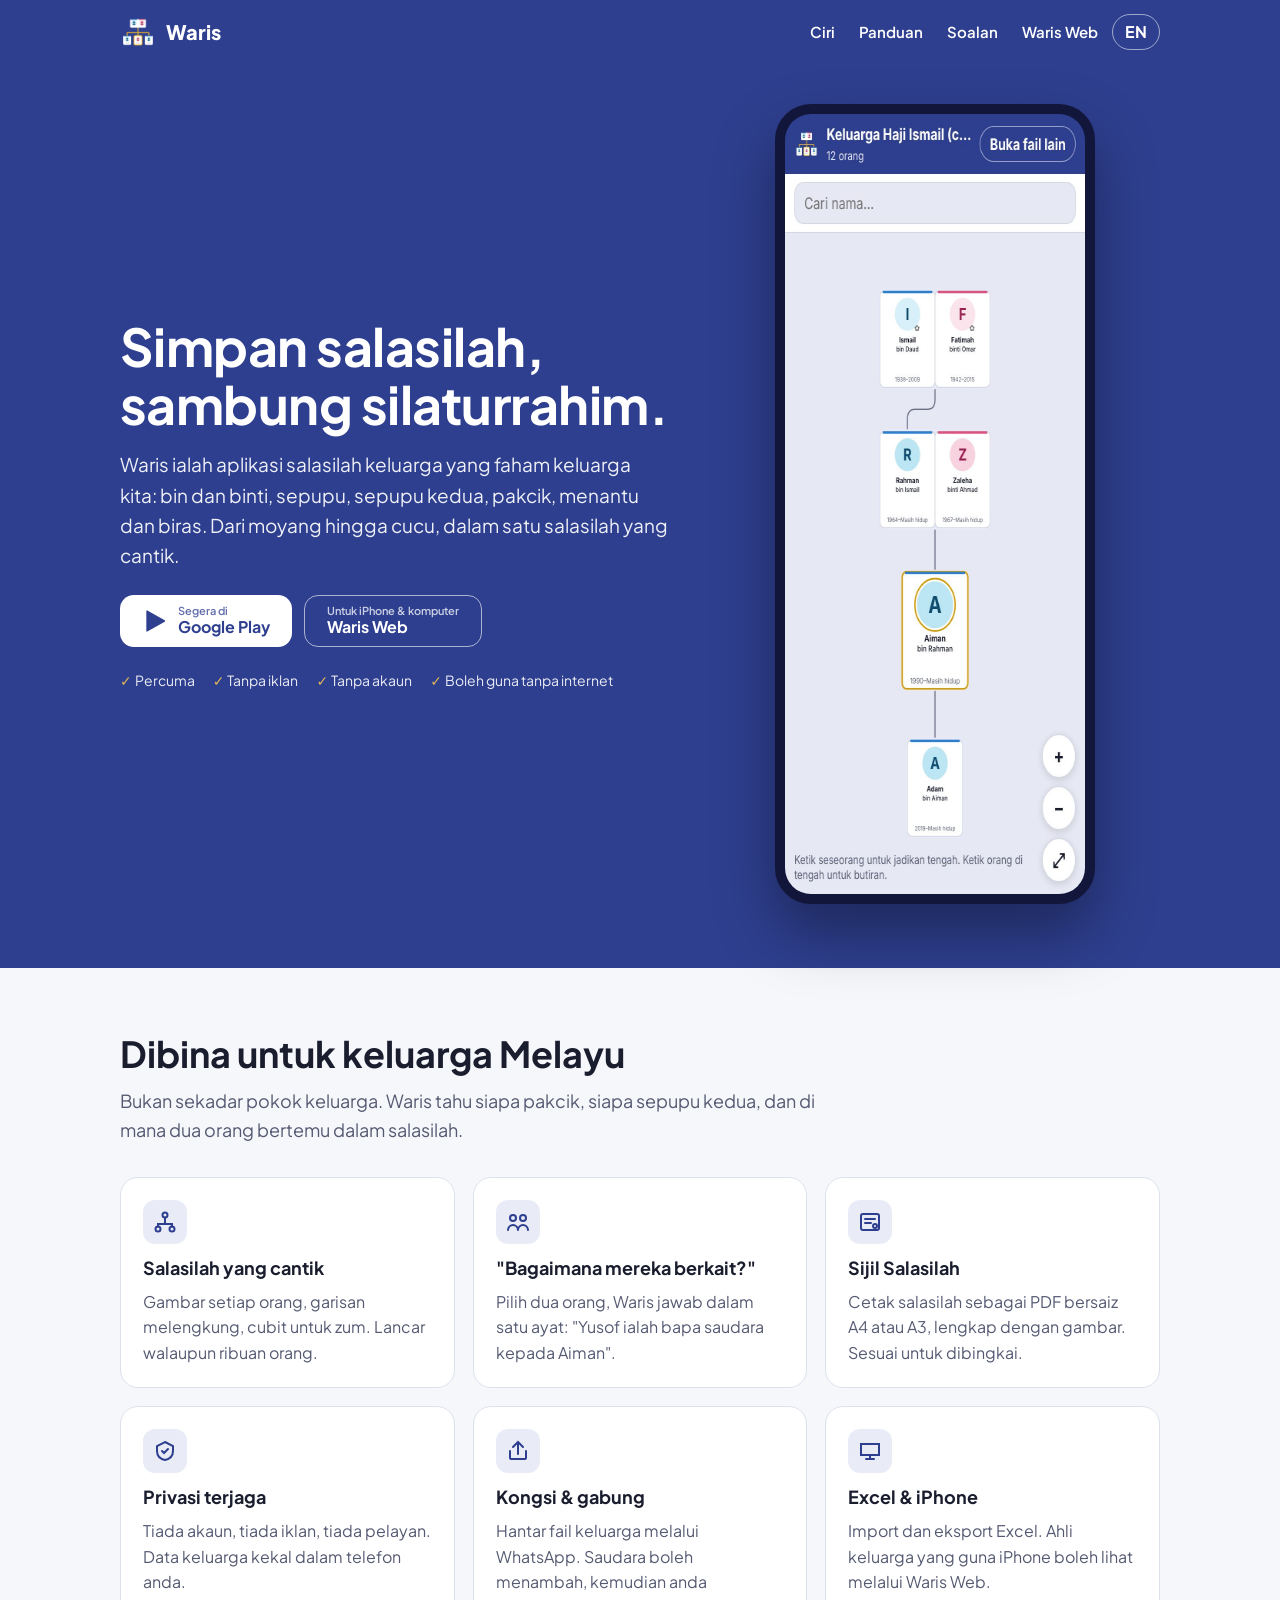
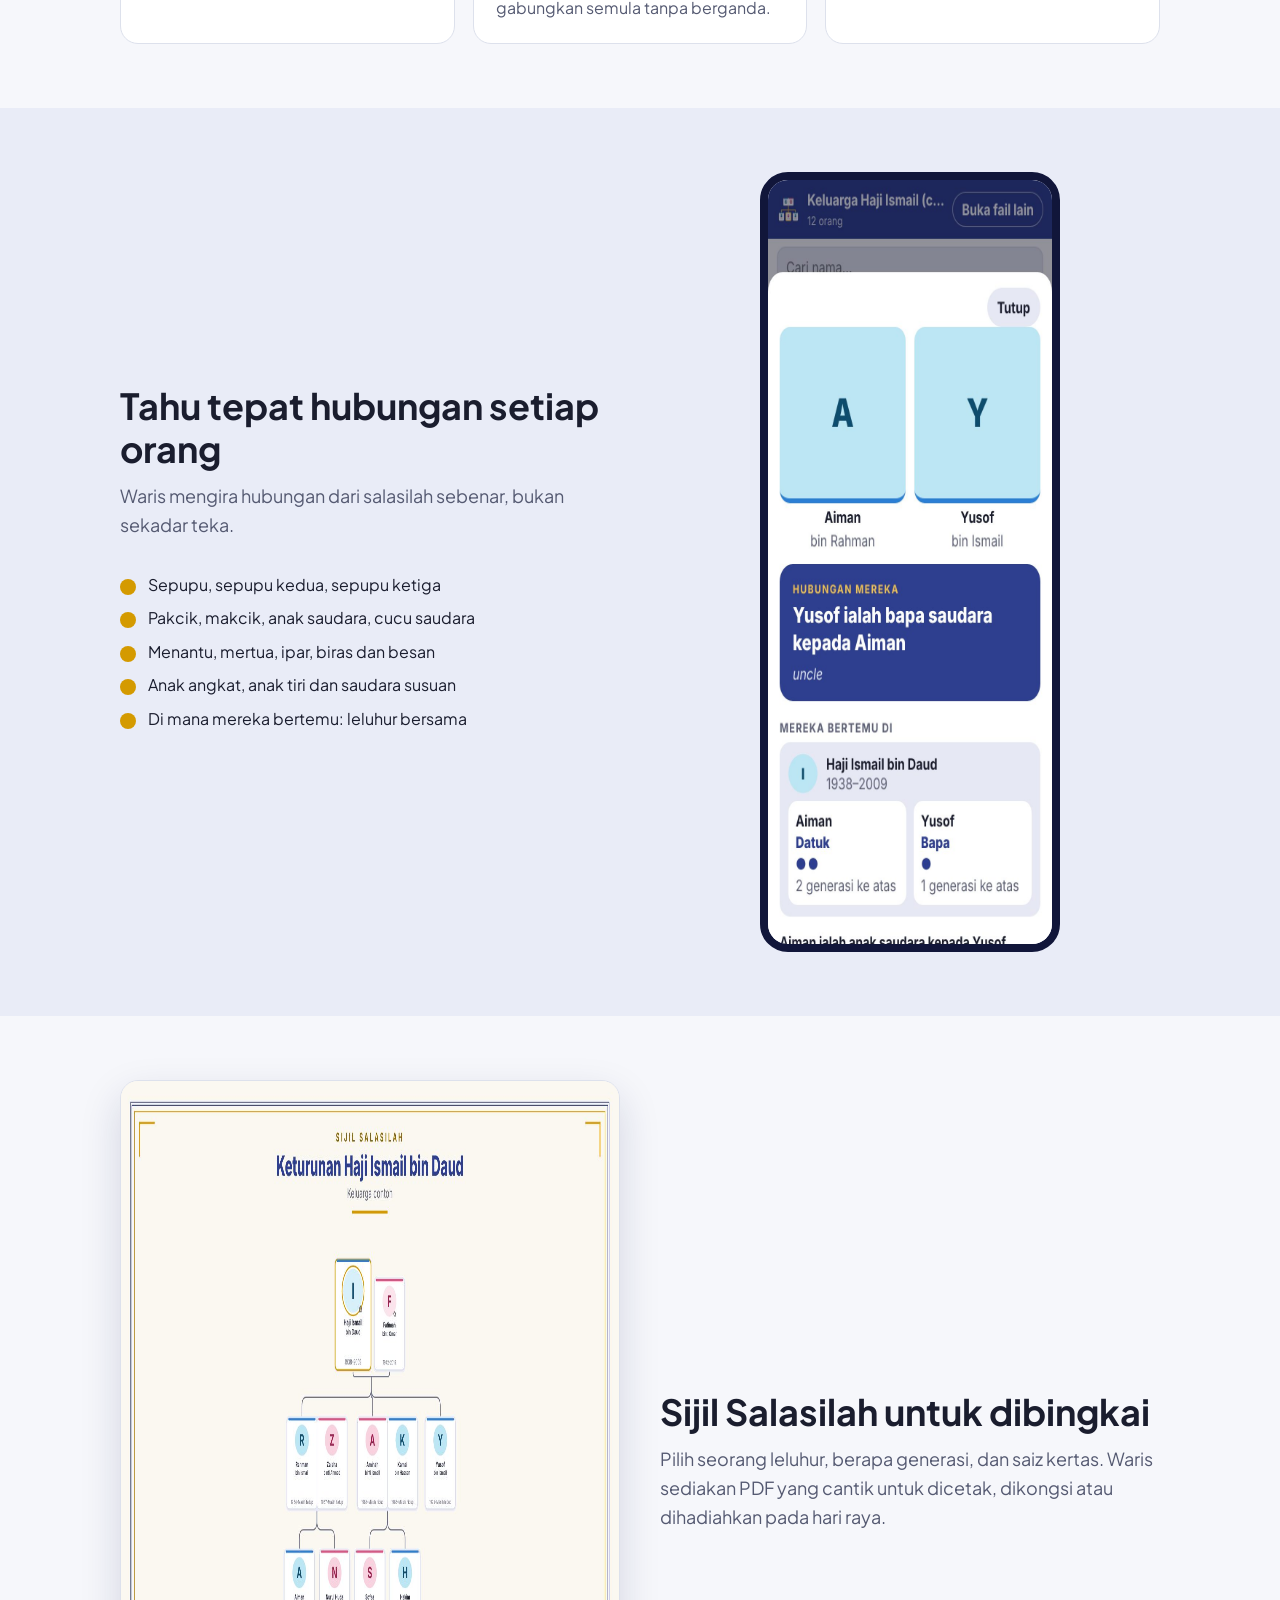
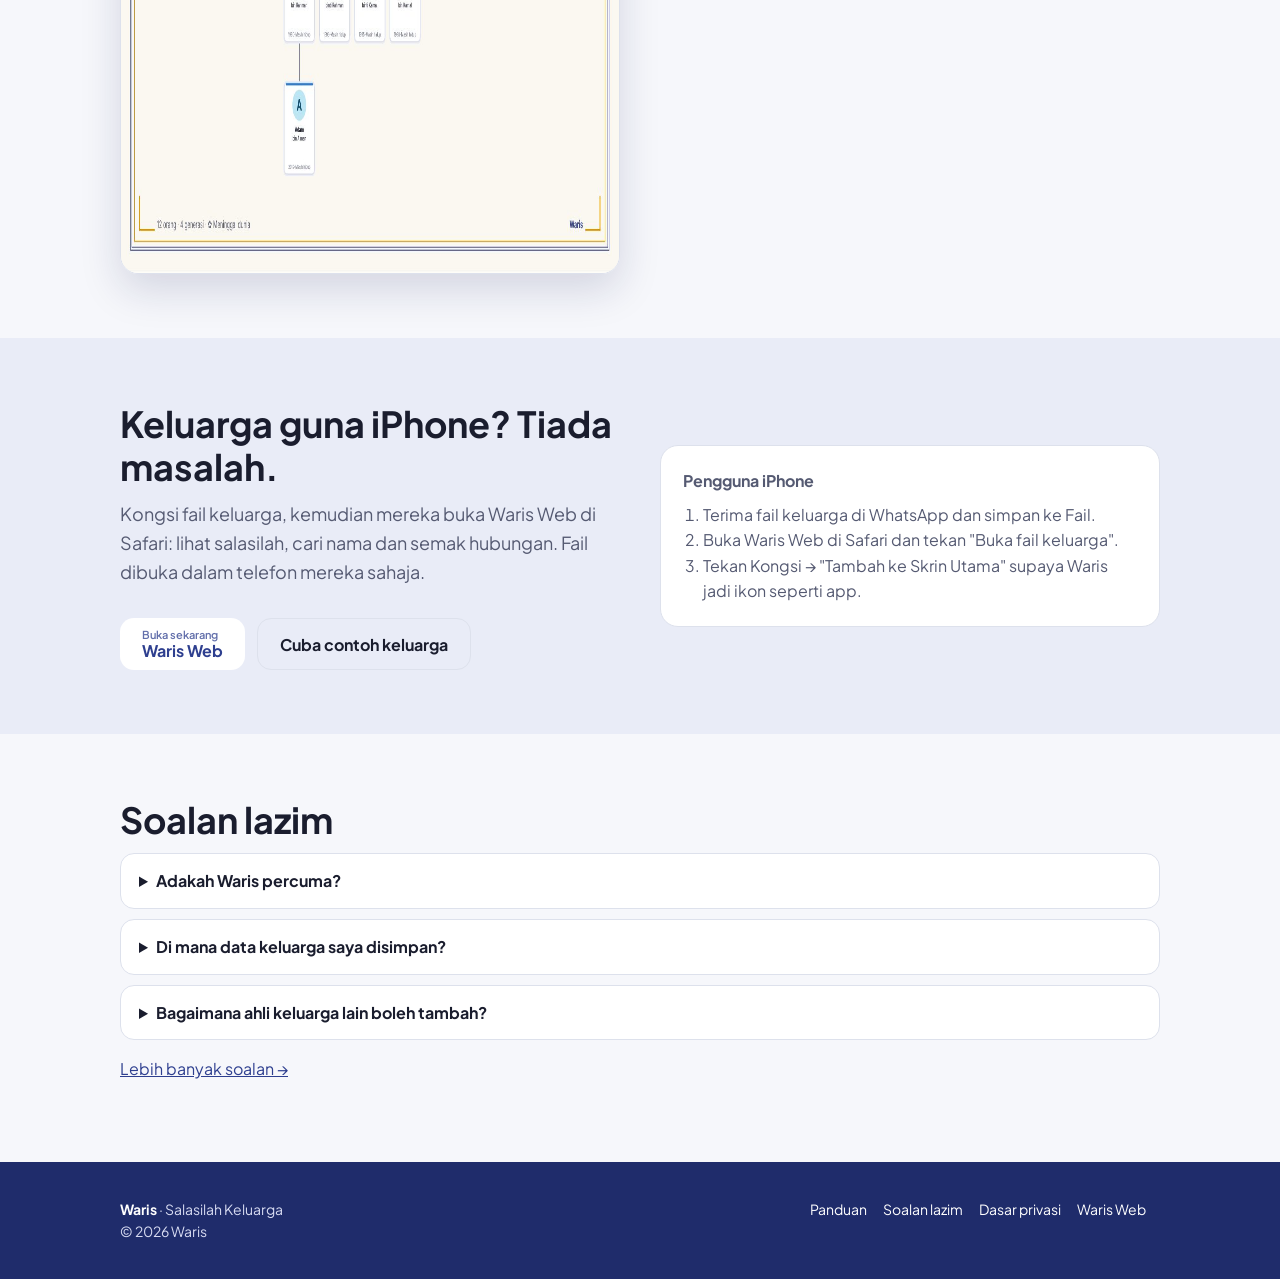
<file: index.html>
<!doctype html>
<html lang="ms" class="l-ms">
<head>
<meta charset="utf-8">
<meta name="viewport" content="width=device-width, initial-scale=1">
<title>Waris – Salasilah Keluarga</title>
<meta name="description" content="Waris: aplikasi salasilah keluarga yang faham bin, binti, sepupu dan dua pupu. Percuma, tanpa iklan, tanpa akaun. Data keluarga kekal dalam telefon anda.">
<meta property="og:title" content="Waris – Salasilah Keluarga">
<meta property="og:description" content="Simpan salasilah, sambung silaturrahim. Percuma, tanpa iklan, data kekal dalam telefon anda.">
<meta property="og:image" content="assets/feature.png">
<meta name="theme-color" content="#2E3F8F">
<link rel="icon" href="assets/favicon.png">
<link rel="apple-touch-icon" href="assets/icon-180.png">
<link rel="preconnect" href="https://fonts.googleapis.com">
<link href="https://fonts.googleapis.com/css2?family=Plus+Jakarta+Sans:wght@400;600;700;800&display=swap" rel="stylesheet">
<link rel="stylesheet" href="assets/site.css">
<script src="assets/lang.js"></script>
</head>
<body>
<header class="site">
  <div class="wrap">
    <a class="brand" href="./"><img src="assets/icon-180.png" alt="">Waris</a>
    <nav>
      <a class="hide-sm" href="#ciri"><span class="ms">Ciri</span><span class="en">Features</span></a>
      <a class="hide-sm" href="panduan.html"><span class="ms">Panduan</span><span class="en">Guide</span></a>
      <a href="soalan-lazim.html"><span class="ms">Soalan</span><span class="en">FAQ</span></a>
      <a href="web/">Waris Web</a>
      <button class="langbtn" type="button" aria-label="Bahasa / Language">EN</button>
    </nav>
  </div>
</header>

<div class="hero">
  <div class="wrap">
    <div>
      <h1><span class="ms">Simpan salasilah, sambung silaturrahim.</span><span class="en">Keep your family tree. Keep your family close.</span></h1>
      <p class="lead">
        <span class="ms">Waris ialah aplikasi salasilah keluarga yang faham keluarga kita: bin dan binti, sepupu, sepupu kedua, pakcik, menantu dan biras. Dari moyang hingga cucu, dalam satu salasilah yang cantik.</span>
        <span class="en">Waris is a family tree app that understands Malay families: bin and binti, sepupu, second cousins, pakcik, in-laws and more. From great-grandparents to grandchildren, in one beautiful tree.</span>
      </p>
      <div class="cta">
        <a class="btn play" href="https://play.google.com/store/apps/details?id=com.waris.salasilah">
          <svg width="26" height="26" viewBox="0 0 24 24" aria-hidden="true"><path fill="currentColor" d="M4 2.8v18.4c0 .5.5.8.9.6L21 12.6c.4-.3.4-.9 0-1.2L4.9 2.2c-.4-.2-.9.1-.9.6z"/></svg>
          <span class="two"><small><span class="ms">Segera di</span><span class="en">Coming soon on</span></small>Google Play</span>
        </a>
        <a class="btn ghost" href="web/">
          <span class="two"><small><span class="ms">Untuk iPhone &amp; komputer</span><span class="en">For iPhone &amp; computers</span></small>Waris Web</span>
        </a>
      </div>
      <div class="trust">
        <span><span class="ms">Percuma</span><span class="en">Free</span></span>
        <span><span class="ms">Tanpa iklan</span><span class="en">No ads</span></span>
        <span><span class="ms">Tanpa akaun</span><span class="en">No account</span></span>
        <span><span class="ms">Boleh guna tanpa internet</span><span class="en">Works offline</span></span>
      </div>
    </div>
    <div class="phone"><img src="assets/skrin-salasilah.jpg" alt="Salasilah keluarga dalam Waris" width="390" height="780"></div>
  </div>
</div>

<section id="ciri">
  <div class="wrap">
    <h2><span class="ms">Dibina untuk keluarga Melayu</span><span class="en">Built for Malay families</span></h2>
    <p class="sub"><span class="ms">Bukan sekadar pokok keluarga. Waris tahu siapa pakcik, siapa sepupu kedua, dan di mana dua orang bertemu dalam salasilah.</span><span class="en">More than a family tree. Waris knows who is pakcik, who is a second cousin, and where two people meet in the family.</span></p>
    <div class="grid3">
      <div class="card"><div class="icon"><svg width="24" height="24" viewBox="0 0 24 24" fill="none" stroke="currentColor" stroke-width="2" stroke-linecap="round" aria-hidden="true"><circle cx="12" cy="5" r="2.5"/><circle cx="5" cy="19" r="2.5"/><circle cx="19" cy="19" r="2.5"/><path d="M12 7.5v4M5 16.5V14h14v2.5M12 11.5V14"/></svg></div>
        <h3><span class="ms">Salasilah yang cantik</span><span class="en">A beautiful tree</span></h3>
        <p><span class="ms">Gambar setiap orang, garisan melengkung, cubit untuk zum. Lancar walaupun ribuan orang.</span><span class="en">Photos for everyone, smooth curved lines, pinch to zoom. Smooth even with thousands of people.</span></p></div>
      <div class="card"><div class="icon"><svg width="24" height="24" viewBox="0 0 24 24" fill="none" stroke="currentColor" stroke-width="2" stroke-linecap="round" aria-hidden="true"><circle cx="7" cy="8" r="3"/><circle cx="17" cy="8" r="3"/><path d="M2 20c0-3 2.5-5 5-5s5 2 5 5M12 20c0-3 2.5-5 5-5s5 2 5 5"/></svg></div>
        <h3><span class="ms">"Bagaimana mereka berkait?"</span><span class="en">"How are they related?"</span></h3>
        <p><span class="ms">Pilih dua orang, Waris jawab dalam satu ayat: "Yusof ialah bapa saudara kepada Aiman".</span><span class="en">Pick any two people and Waris answers in one sentence, in Malay and English.</span></p></div>
      <div class="card"><div class="icon"><svg width="24" height="24" viewBox="0 0 24 24" fill="none" stroke="currentColor" stroke-width="2" stroke-linecap="round" aria-hidden="true"><rect x="3" y="4" width="18" height="16" rx="2"/><path d="M7 9h10M7 13h6"/><circle cx="17" cy="16" r="2"/></svg></div>
        <h3><span class="ms">Sijil Salasilah</span><span class="en">Family tree certificate</span></h3>
        <p><span class="ms">Cetak salasilah sebagai PDF bersaiz A4 atau A3, lengkap dengan gambar. Sesuai untuk dibingkai.</span><span class="en">Print your tree as an A4 or A3 PDF with photos, ready to frame.</span></p></div>
      <div class="card"><div class="icon"><svg width="24" height="24" viewBox="0 0 24 24" fill="none" stroke="currentColor" stroke-width="2" stroke-linecap="round" aria-hidden="true"><path d="M12 3l8 4v5c0 5-3.5 8-8 9-4.5-1-8-4-8-9V7z"/><path d="M9 12l2 2 4-4"/></svg></div>
        <h3><span class="ms">Privasi terjaga</span><span class="en">Private by design</span></h3>
        <p><span class="ms">Tiada akaun, tiada iklan, tiada pelayan. Data keluarga kekal dalam telefon anda.</span><span class="en">No account, no ads, no servers. Your family's data stays on your phone.</span></p></div>
      <div class="card"><div class="icon"><svg width="24" height="24" viewBox="0 0 24 24" fill="none" stroke="currentColor" stroke-width="2" stroke-linecap="round" aria-hidden="true"><path d="M4 12v7a1 1 0 001 1h14a1 1 0 001-1v-7"/><path d="M12 3v12M7 8l5-5 5 5"/></svg></div>
        <h3><span class="ms">Kongsi &amp; gabung</span><span class="en">Share &amp; merge</span></h3>
        <p><span class="ms">Hantar fail keluarga melalui WhatsApp. Saudara boleh menambah, kemudian anda gabungkan semula tanpa berganda.</span><span class="en">Send the family file on WhatsApp. Relatives add to it, and you merge it back without duplicates.</span></p></div>
      <div class="card"><div class="icon"><svg width="24" height="24" viewBox="0 0 24 24" fill="none" stroke="currentColor" stroke-width="2" stroke-linecap="round" aria-hidden="true"><path d="M3 5h18v11H3z"/><path d="M8 20h8M12 16v4"/></svg></div>
        <h3><span class="ms">Excel &amp; iPhone</span><span class="en">Excel &amp; iPhone</span></h3>
        <p><span class="ms">Import dan eksport Excel. Ahli keluarga yang guna iPhone boleh lihat melalui Waris Web.</span><span class="en">Import and export Excel. Family on iPhone can view it through Waris Web.</span></p></div>
    </div>
  </div>
</section>

<section class="band">
  <div class="wrap split">
    <div>
      <h2><span class="ms">Tahu tepat hubungan setiap orang</span><span class="en">Know exactly how everyone is related</span></h2>
      <p class="sub"><span class="ms">Waris mengira hubungan dari salasilah sebenar, bukan sekadar teka.</span><span class="en">Waris works relationships out from the real family tree, not guesses.</span></p>
      <ul class="ticks">
        <li><span class="ms">Sepupu, sepupu kedua, sepupu ketiga</span><span class="en">First, second and third cousins</span></li>
        <li><span class="ms">Pakcik, makcik, anak saudara, cucu saudara</span><span class="en">Uncles, aunts, nieces, nephews and more</span></li>
        <li><span class="ms">Menantu, mertua, ipar, biras dan besan</span><span class="en">In-laws, including biras and besan</span></li>
        <li><span class="ms">Anak angkat, anak tiri dan saudara susuan</span><span class="en">Adopted, step and milk relations</span></li>
        <li><span class="ms">Di mana mereka bertemu: leluhur bersama</span><span class="en">Where they meet: the shared ancestor</span></li>
      </ul>
    </div>
    <div class="media"><img class="phoneshot" src="assets/skrin-hubungan.jpg" alt="Halaman Hubungan dalam Waris" width="390" height="780" loading="lazy"></div>
  </div>
</section>

<section>
  <div class="wrap split">
    <div class="media"><img class="shot" src="assets/sijil-contoh.jpg" alt="Contoh Sijil Salasilah" width="1123" height="794" loading="lazy"></div>
    <div>
      <h2><span class="ms">Sijil Salasilah untuk dibingkai</span><span class="en">A certificate worth framing</span></h2>
      <p class="sub"><span class="ms">Pilih seorang leluhur, berapa generasi, dan saiz kertas. Waris sediakan PDF yang cantik untuk dicetak, dikongsi atau dihadiahkan pada hari raya.</span><span class="en">Choose an ancestor, how many generations and the paper size. Waris makes a beautiful PDF to print, share or give at family gatherings.</span></p>
    </div>
  </div>
</section>

<section class="band">
  <div class="wrap split">
    <div>
      <h2><span class="ms">Keluarga guna iPhone? Tiada masalah.</span><span class="en">Family on iPhone? No problem.</span></h2>
      <p class="sub"><span class="ms">Kongsi fail keluarga, kemudian mereka buka Waris Web di Safari: lihat salasilah, cari nama dan semak hubungan. Fail dibuka dalam telefon mereka sahaja.</span><span class="en">Share the family file and they open it in Waris Web in Safari: see the tree, search names and check relationships. The file stays on their phone.</span></p>
      <div class="cta"><a class="btn play" href="web/"><span class="two"><small><span class="ms">Buka sekarang</span><span class="en">Open now</span></small>Waris Web</span></a>
      <a class="btn" style="border:1.5px solid var(--border);color:inherit" href="web/#contoh"><span class="ms">Cuba contoh keluarga</span><span class="en">Try an example family</span></a></div>
    </div>
    <div class="media card">
      <p style="margin:0 0 8px;font-weight:700"><span class="ms">Pengguna iPhone</span><span class="en">iPhone users</span></p>
      <ol style="margin:0;padding-left:20px;color:var(--muted)">
        <li><span class="ms">Terima fail keluarga di WhatsApp dan simpan ke Fail.</span><span class="en">Receive the family file on WhatsApp and save it to Files.</span></li>
        <li><span class="ms">Buka Waris Web di Safari dan tekan "Buka fail keluarga".</span><span class="en">Open Waris Web in Safari and tap "Open family file".</span></li>
        <li><span class="ms">Tekan Kongsi → "Tambah ke Skrin Utama" supaya Waris jadi ikon seperti app.</span><span class="en">Tap Share → "Add to Home Screen" to keep Waris as an icon like an app.</span></li>
      </ol>
    </div>
  </div>
</section>

<section>
  <div class="wrap">
    <h2><span class="ms">Soalan lazim</span><span class="en">Common questions</span></h2>
    <details><summary><span class="ms">Adakah Waris percuma?</span><span class="en">Is Waris free?</span></summary><p><span class="ms">Ya. Waris percuma, tanpa iklan dan tanpa akaun.</span><span class="en">Yes. Waris is free, with no ads and no account.</span></p></details>
    <details><summary><span class="ms">Di mana data keluarga saya disimpan?</span><span class="en">Where is my family's data kept?</span></summary><p><span class="ms">Dalam telefon anda sahaja. Waris tidak mempunyai pelayan dan tidak menghantar data ke mana-mana. Anda boleh buat sandaran sendiri bila-bila masa.</span><span class="en">On your phone only. Waris has no servers and sends your data nowhere. You can make your own backup at any time.</span></p></details>
    <details><summary><span class="ms">Bagaimana ahli keluarga lain boleh tambah?</span><span class="en">How can other relatives add people?</span></summary><p><span class="ms">Kongsi fail keluarga kepada mereka. Mereka tambah dalam Waris, hantar fail semula, dan anda tekan "Gabung". Orang yang sama tidak akan berganda.</span><span class="en">Share the family file with them. They add people in Waris, send the file back, and you tap "Merge". The same people are not duplicated.</span></p></details>
    <p><a href="soalan-lazim.html"><span class="ms">Lebih banyak soalan →</span><span class="en">More questions →</span></a></p>
  </div>
</section>

<footer class="site">
  <div class="wrap">
    <div><strong style="color:#fff">Waris</strong> · <span class="ms">Salasilah Keluarga</span><span class="en">Family Tree</span><br>© 2026 Waris</div>
    <div>
      <a href="panduan.html"><span class="ms">Panduan</span><span class="en">Guide</span></a>
      <a href="soalan-lazim.html"><span class="ms">Soalan lazim</span><span class="en">FAQ</span></a>
      <a href="privasi.html"><span class="ms">Dasar privasi</span><span class="en">Privacy policy</span></a>
      <a href="web/">Waris Web</a>
    </div>
  </div>
</footer>
</body>
</html>
</file>
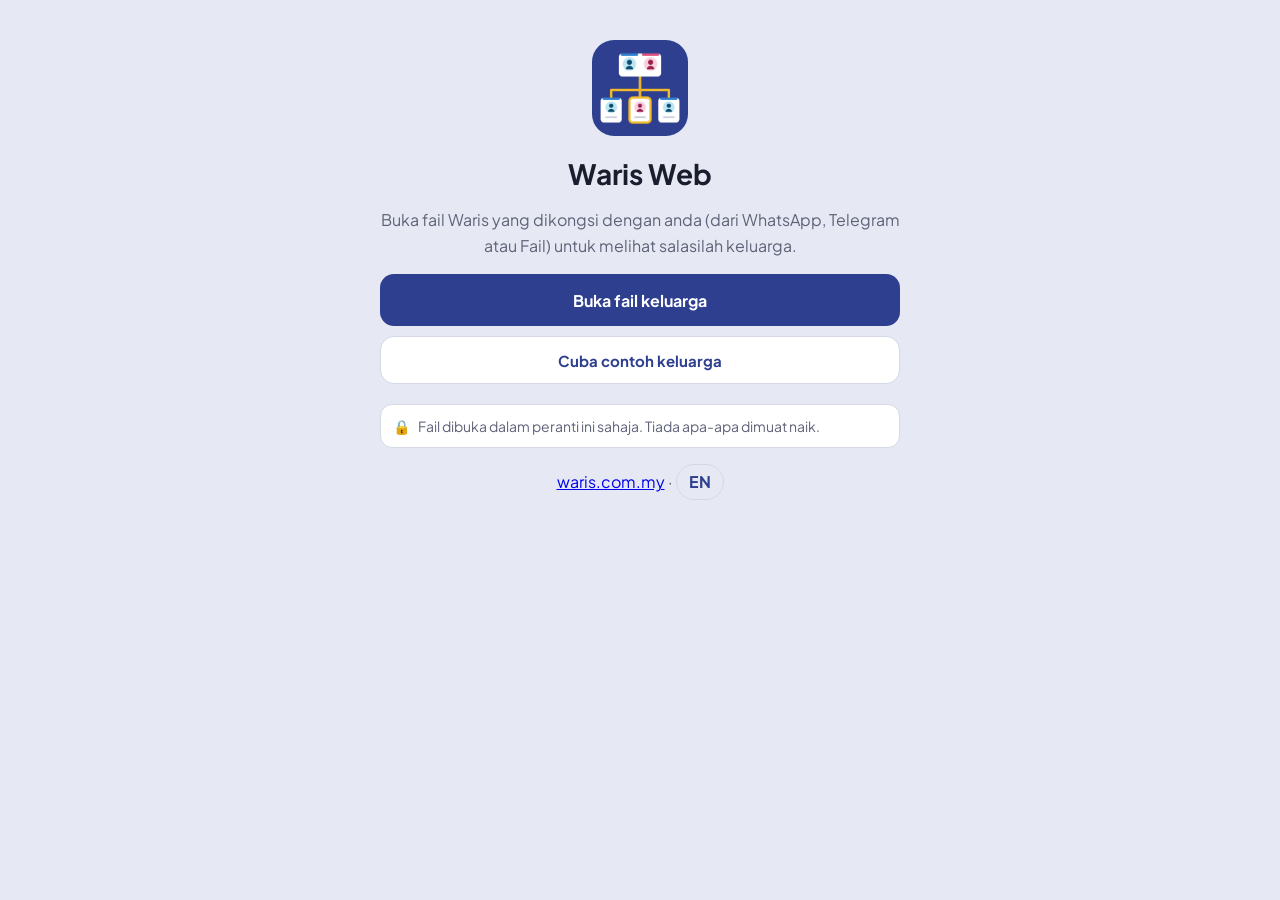
<file: web/index.html>
<!doctype html>
<html lang="ms">
<head>
<meta charset="utf-8">
<meta name="viewport" content="width=device-width, initial-scale=1, viewport-fit=cover">
<title>Waris Web – Lihat salasilah keluarga</title>
<meta name="description" content="Buka fail keluarga Waris di iPhone atau komputer dan lihat salasilah, cari nama dan semak hubungan. Fail dibuka dalam peranti anda sahaja.">
<meta name="theme-color" content="#2E3F8F">
<link rel="icon" href="../assets/favicon.png">
<link rel="apple-touch-icon" href="../assets/icon-180.png">
<link rel="manifest" href="manifest.json">
<meta name="apple-mobile-web-app-capable" content="yes">
<meta name="apple-mobile-web-app-title" content="Waris">
<link rel="preconnect" href="https://fonts.googleapis.com">
<link href="https://fonts.googleapis.com/css2?family=Plus+Jakarta+Sans:wght@400;600;700;800&display=swap" rel="stylesheet">
<style>
:root{--indigo:#2E3F8F;--kunyit:#D49A00;--bg:#E6E9F3;--surface:#fff;--text:#1A1D2E;--muted:#5E6278;--border:#D5D9E6;--male:#2B7FD4;--female:#E0517F;--maleSoft:#BDE6F5;--femaleSoft:#F8D2DE}
@media (prefers-color-scheme:dark){:root{--bg:#141729;--surface:#1F2338;--text:#ECEEF7;--muted:#A6ABC4;--border:#33385A}}
*{box-sizing:border-box}
html,body{margin:0;height:100%;background:var(--bg);color:var(--text);font-family:"Plus Jakarta Sans",system-ui,sans-serif}
button{font:inherit;cursor:pointer}
[hidden]{display:none!important}
.top{display:flex;align-items:center;gap:10px;padding:10px 12px;padding-top:calc(10px + env(safe-area-inset-top));background:var(--indigo);color:#fff}
.top img{width:32px;height:32px;border-radius:8px}
.top .t{flex:1;min-width:0}
.top .t b{display:block;font-size:16px;white-space:nowrap;overflow:hidden;text-overflow:ellipsis}
.top .t span{font-size:12px;opacity:.85}
.chip{min-height:36px;padding:0 12px;border-radius:18px;border:1px solid rgba(255,255,255,.5);background:transparent;color:#fff;font-weight:700}
#start{max-width:560px;margin:0 auto;padding:40px 20px;text-align:center}
#start img{width:96px;height:96px;border-radius:22px}
#start h1{font-size:28px;margin:16px 0 8px}
#start p{color:var(--muted);line-height:1.6}
.primary{display:block;width:100%;min-height:52px;border:0;border-radius:14px;background:var(--indigo);color:#fff;font-size:16px;font-weight:700;margin-top:16px}
.secondary{display:block;width:100%;min-height:48px;border:1px solid var(--border);border-radius:14px;background:var(--surface);color:var(--indigo);font-size:15px;font-weight:700;margin-top:10px}
.lock{display:flex;gap:8px;align-items:flex-start;text-align:left;background:var(--surface);border:1px solid var(--border);border-radius:12px;padding:12px;margin-top:20px;font-size:14px;color:var(--muted)}
#error{color:#B3261E;font-weight:600}
#app{display:flex;flex-direction:column;height:100%}
.bar{display:flex;gap:8px;padding:8px 12px;background:var(--surface);border-bottom:1px solid var(--border);position:relative}
#search{flex:1;min-height:42px;border:1px solid var(--border);border-radius:12px;padding:0 12px;font:inherit;font-size:16px;background:var(--bg);color:var(--text)}
#results{position:absolute;left:12px;right:12px;top:56px;background:var(--surface);border:1px solid var(--border);border-radius:12px;max-height:50vh;overflow:auto;z-index:20;box-shadow:0 8px 24px rgba(0,0,0,.15)}
.result{display:block;width:100%;text-align:left;border:0;border-bottom:1px solid var(--border);background:none;color:var(--text);padding:12px;font-size:15px}
.muted{color:var(--muted)}
#picking{display:flex;align-items:center;gap:8px;padding:8px 12px;background:#FFF3D1;color:#5C4300;font-weight:600;font-size:14px}
#picking button{margin-left:auto;border:0;background:none;color:#5C4300;font-weight:700;min-height:36px}
#stage{flex:1;position:relative;overflow:hidden;touch-action:none;background:var(--bg)}
#canvas{position:absolute;left:0;top:0;transform-origin:0 0}
#canvas svg{display:block}
.hit{position:absolute;border:0;background:transparent;border-radius:8px}
.hit:focus-visible{outline:3px solid var(--kunyit)}
.zoom{position:absolute;right:12px;bottom:calc(12px + env(safe-area-inset-bottom));display:flex;flex-direction:column;gap:8px}
.zoom button{width:44px;height:44px;border-radius:22px;border:1px solid var(--border);background:var(--surface);color:var(--text);font-size:20px;font-weight:700;box-shadow:0 2px 8px rgba(0,0,0,.12)}
.hintline{position:absolute;left:12px;bottom:calc(12px + env(safe-area-inset-bottom));right:70px;font-size:12px;color:var(--muted)}
#sheet{position:fixed;inset:0;background:rgba(10,12,30,.45);display:flex;align-items:flex-end;justify-content:center;z-index:30}
.panel{background:var(--surface);width:100%;max-width:560px;max-height:88vh;overflow:auto;border-radius:20px 20px 0 0;padding:16px 16px calc(24px + env(safe-area-inset-bottom))}
@media (min-width:700px){#sheet{align-items:center}.panel{border-radius:20px}}
.panelTop{display:flex;justify-content:flex-end}
.panelTop button{min-height:40px;border:0;background:var(--bg);color:var(--text);border-radius:20px;padding:0 14px;font-weight:700}
.phead{display:flex;gap:14px;align-items:center}
.phead h2{margin:0;font-size:22px}
.phead p{margin:2px 0}
.portrait{width:96px;height:120px;border-radius:14px;flex-shrink:0;background-size:cover;background-position:center;display:flex;align-items:center;justify-content:center;font-size:40px;font-weight:800}
.portrait.male{background-color:var(--maleSoft);color:#0E4D6E;border-bottom:5px solid var(--male)}
.portrait.female{background-color:var(--femaleSoft);color:#9E1F4F;border-bottom:5px solid var(--female)}
.facts{display:grid;grid-template-columns:auto 1fr;gap:6px 14px;margin:16px 0}
.facts dt{color:var(--muted)}
.facts dd{margin:0;font-weight:600}
.notes{white-space:pre-line;line-height:1.5}
h3{font-size:13px;letter-spacing:.08em;text-transform:uppercase;color:var(--muted);margin:20px 0 6px}
.row{display:flex;align-items:center;gap:12px;width:100%;text-align:left;border:0;background:none;color:var(--text);padding:8px 0;min-height:52px}
.row .rowtext{display:flex;flex-direction:column}
.av{width:40px;height:40px;border-radius:20px;flex-shrink:0;background-size:cover;background-position:center;display:flex;align-items:center;justify-content:center;font-weight:800}
.av.male{background-color:var(--maleSoft);color:#0E4D6E}.av.female{background-color:var(--femaleSoft);color:#9E1F4F}
.pair{display:flex;gap:12px}
.paircard{flex:1;display:flex;flex-direction:column;align-items:center;gap:4px;text-align:center}
.paircard .portrait{width:100%;height:180px}
.hero{background:var(--indigo);color:#fff;border-radius:18px;padding:18px;margin-top:14px}
.hero .kicker{color:#F2C14E;font-size:12px;font-weight:700;letter-spacing:.12em}
.hero .big{font-size:22px;font-weight:800;margin-top:6px;line-height:1.3}
.hero .small{opacity:.85;margin-top:6px;font-style:italic}
.meet{background:var(--bg);border-radius:14px;padding:4px 12px 12px}
.boxes{display:flex;gap:10px}
.box{flex:1;background:var(--surface);border-radius:12px;padding:10px;display:flex;flex-direction:column;gap:2px}
.box .kin{color:var(--indigo);font-weight:800;font-size:16px}
@media (prefers-color-scheme:dark){.box .kin{color:#9AA8F0}}
.box .dots{color:var(--indigo);letter-spacing:2px}
.reverse{font-weight:700;margin-top:16px}
</style>
</head>
<body>
<input type="file" id="file" accept=".json,.waris,application/json,text/plain" hidden>

<div id="start">
  <img src="../assets/icon-512.png" alt="Waris">
  <h1>Waris Web</h1>
  <p data-t="intro">Buka fail Waris yang dikongsi dengan anda (dari WhatsApp, Telegram atau Fail) untuk melihat salasilah keluarga.</p>
  <button class="primary openBtn" data-t="open">Buka fail keluarga</button>
  <button class="secondary" id="demoBtn" data-t="demo">Cuba contoh keluarga</button>
  <p id="error" hidden></p>
  <div class="lock"><span aria-hidden="true">🔒</span><span data-t="private">Fail dibuka dalam peranti ini sahaja. Tiada apa-apa dimuat naik.</span></div>
  <p><a href="../">waris.com.my</a> · <button class="chip" id="langBtn" style="color:var(--indigo);border-color:var(--border)">EN</button></p>
</div>

<div id="app" hidden>
  <div class="top">
    <img src="../assets/icon-180.png" alt="">
    <div class="t"><b id="family">Waris</b><span id="count"></span></div>
    <button class="chip openBtn" data-t="other">Buka fail lain</button>
  </div>
  <div class="bar">
    <input id="search" type="search" autocomplete="off" aria-label="Cari">
    <div id="results" hidden></div>
  </div>
  <div id="picking" hidden><span id="pickingText"></span><button id="cancelPick" aria-label="Batal">✕</button></div>
  <div id="stage">
    <div id="canvas"></div>
    <div class="hintline" data-t="hint"></div>
    <div class="zoom">
      <button id="zoomIn" aria-label="Zum masuk">+</button>
      <button id="zoomOut" aria-label="Zum keluar">−</button>
      <button id="fitBtn" aria-label="Muat skrin">⤢</button>
    </div>
  </div>
</div>

<div id="sheet" hidden>
  <div class="panel" role="dialog" aria-modal="true">
    <div class="panelTop"><button id="closeSheet" data-t="close">Tutup</button></div>
    <div id="sheetBody"></div>
  </div>
</div>
<script src="viewer.js"></script>
</body>
</html>
</file>
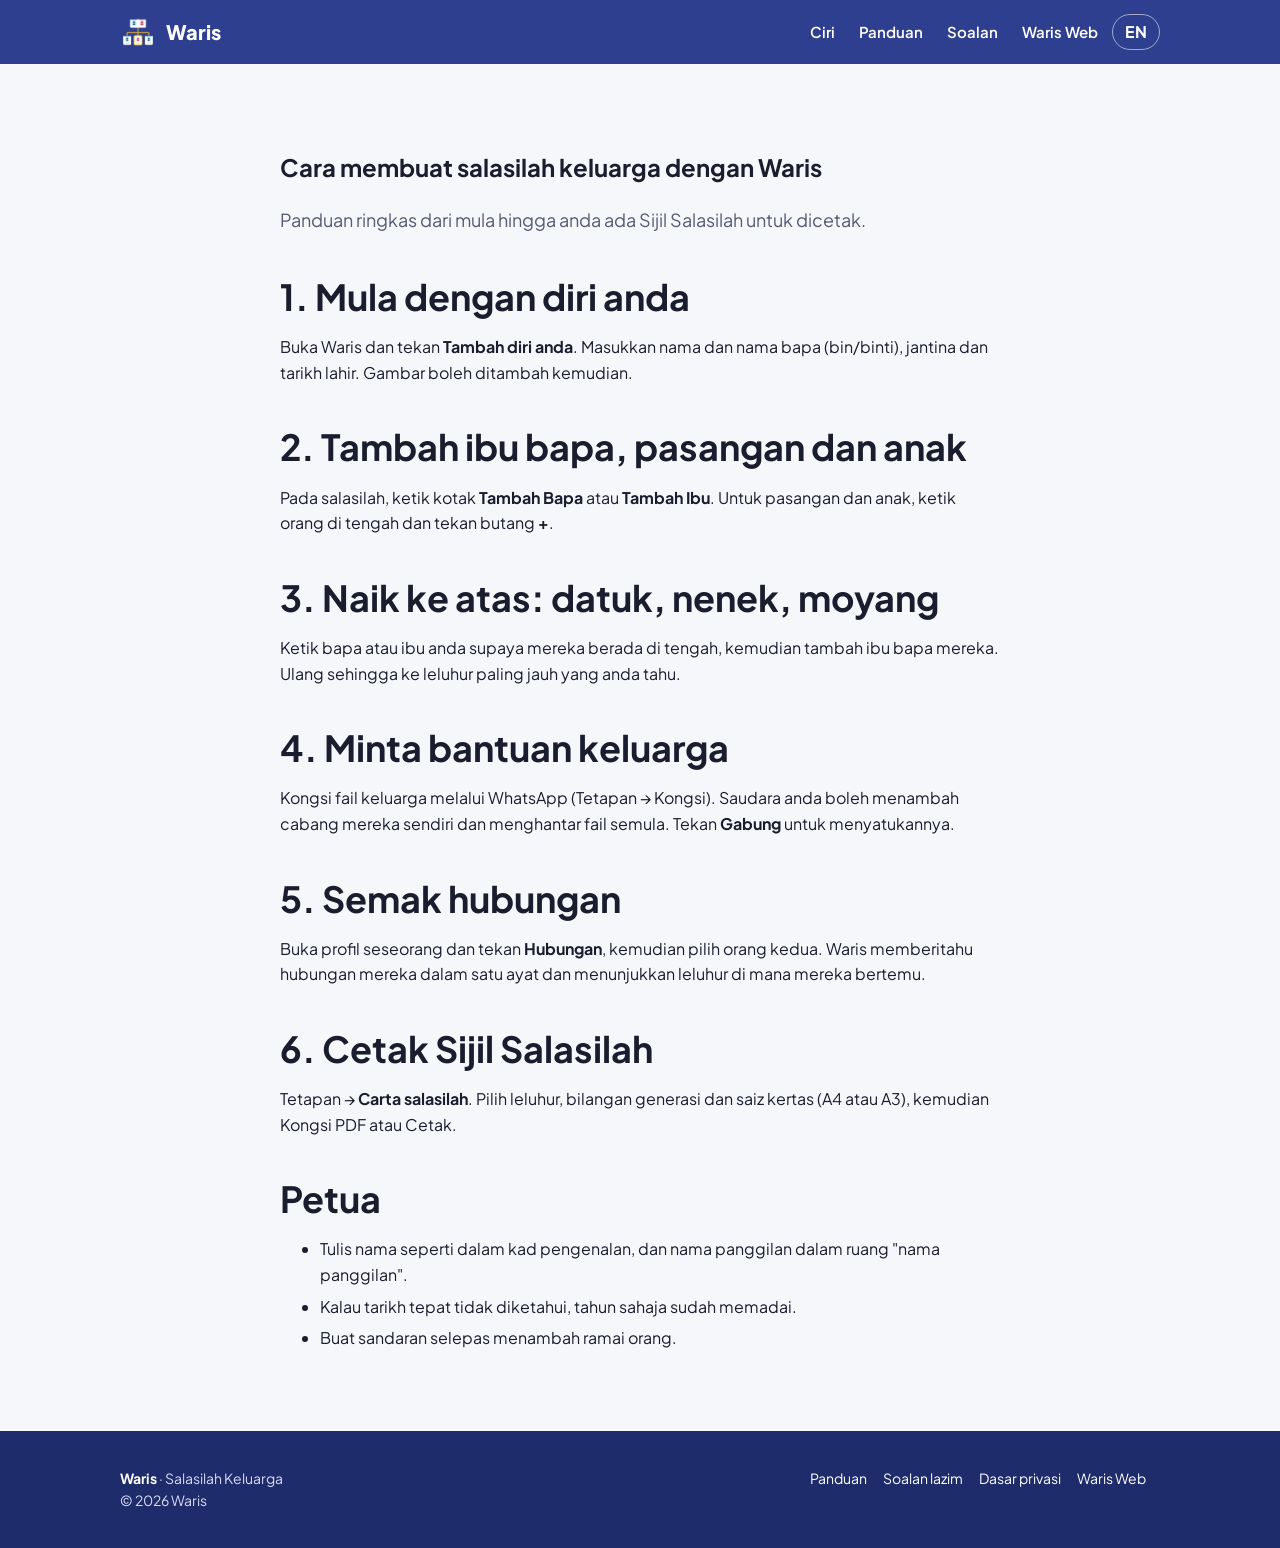
<file: panduan.html>
<!doctype html>
<html lang="ms" class="l-ms">
<head>
<meta charset="utf-8">
<meta name="viewport" content="width=device-width, initial-scale=1">
<title>Cara Membuat Salasilah Keluarga – Waris</title>
<meta name="description" content="Panduan langkah demi langkah membuat salasilah keluarga dengan Waris, dari diri anda hingga Sijil Salasilah.">
<meta name="theme-color" content="#2E3F8F">
<link rel="icon" href="assets/favicon.png">
<link rel="apple-touch-icon" href="assets/icon-180.png">
<link rel="preconnect" href="https://fonts.googleapis.com">
<link href="https://fonts.googleapis.com/css2?family=Plus+Jakarta+Sans:wght@400;600;700;800&display=swap" rel="stylesheet">
<link rel="stylesheet" href="assets/site.css">
<script src="assets/lang.js"></script>
</head>
<body>
<header class="site">
  <div class="wrap">
    <a class="brand" href="./"><img src="assets/icon-180.png" alt="">Waris</a>
    <nav>
      <a class="hide-sm" href="./#ciri"><span class="ms">Ciri</span><span class="en">Features</span></a>
      <a class="hide-sm" href="panduan.html"><span class="ms">Panduan</span><span class="en">Guide</span></a>
      <a href="soalan-lazim.html"><span class="ms">Soalan</span><span class="en">FAQ</span></a>
      <a href="web/">Waris Web</a>
      <button class="langbtn" type="button" aria-label="Bahasa / Language">EN</button>
    </nav>
  </div>
</header>
<section><div class="wrap prose">

<h1><span class="ms">Cara membuat salasilah keluarga dengan Waris</span><span class="en">How to make a family tree with Waris</span></h1>
<p class="sub"><span class="ms">Panduan ringkas dari mula hingga anda ada Sijil Salasilah untuk dicetak.</span><span class="en">A short guide from the first step to a printable family tree certificate.</span></p>
<div class="ms">
<h2>1. Mula dengan diri anda</h2>
<p>Buka Waris dan tekan <strong>Tambah diri anda</strong>. Masukkan nama dan nama bapa (bin/binti), jantina dan tarikh lahir. Gambar boleh ditambah kemudian.</p>
<h2>2. Tambah ibu bapa, pasangan dan anak</h2>
<p>Pada salasilah, ketik kotak <strong>Tambah Bapa</strong> atau <strong>Tambah Ibu</strong>. Untuk pasangan dan anak, ketik orang di tengah dan tekan butang <strong>+</strong>.</p>
<h2>3. Naik ke atas: datuk, nenek, moyang</h2>
<p>Ketik bapa atau ibu anda supaya mereka berada di tengah, kemudian tambah ibu bapa mereka. Ulang sehingga ke leluhur paling jauh yang anda tahu.</p>
<h2>4. Minta bantuan keluarga</h2>
<p>Kongsi fail keluarga melalui WhatsApp (Tetapan → Kongsi). Saudara anda boleh menambah cabang mereka sendiri dan menghantar fail semula. Tekan <strong>Gabung</strong> untuk menyatukannya.</p>
<h2>5. Semak hubungan</h2>
<p>Buka profil seseorang dan tekan <strong>Hubungan</strong>, kemudian pilih orang kedua. Waris memberitahu hubungan mereka dalam satu ayat dan menunjukkan leluhur di mana mereka bertemu.</p>
<h2>6. Cetak Sijil Salasilah</h2>
<p>Tetapan → <strong>Carta salasilah</strong>. Pilih leluhur, bilangan generasi dan saiz kertas (A4 atau A3), kemudian Kongsi PDF atau Cetak.</p>
<h2>Petua</h2>
<ul>
<li>Tulis nama seperti dalam kad pengenalan, dan nama panggilan dalam ruang "nama panggilan".</li>
<li>Kalau tarikh tepat tidak diketahui, tahun sahaja sudah memadai.</li>
<li>Buat sandaran selepas menambah ramai orang.</li>
</ul>
</div>
<div class="en">
<h2>1. Start with yourself</h2>
<p>Open Waris and tap <strong>Add yourself</strong>. Enter your name and father's name (bin/binti), sex and date of birth. Photos can be added later.</p>
<h2>2. Add parents, spouse and children</h2>
<p>On the tree, tap the <strong>Add father</strong> or <strong>Add mother</strong> box. For a spouse or child, tap the centre person and press <strong>+</strong>.</p>
<h2>3. Go up: grandparents and great-grandparents</h2>
<p>Tap your father or mother to put them in the centre, then add their parents. Repeat up to the earliest ancestor you know.</p>
<h2>4. Ask your family to help</h2>
<p>Share the family file on WhatsApp (Settings → Share). Relatives can add their own branch and send the file back. Tap <strong>Merge</strong> to bring it together.</p>
<h2>5. Check relationships</h2>
<p>Open someone's profile, tap <strong>Relationship</strong> and pick a second person. Waris tells you how they're related in one sentence and shows the ancestor where they meet.</p>
<h2>6. Print the certificate</h2>
<p>Settings → <strong>Family tree chart</strong>. Choose an ancestor, the number of generations and the paper size (A4 or A3), then share the PDF or print it.</p>
<h2>Tips</h2>
<ul>
<li>Write names as on the identity card, and nicknames in the nickname field.</li>
<li>If you don't know the exact date, the year alone is enough.</li>
<li>Make a backup after adding many people.</li>
</ul>
</div>

</div></section>
<footer class="site">
  <div class="wrap">
    <div><strong style="color:#fff">Waris</strong> · <span class="ms">Salasilah Keluarga</span><span class="en">Family Tree</span><br>© 2026 Waris</div>
    <div>
      <a href="panduan.html"><span class="ms">Panduan</span><span class="en">Guide</span></a>
      <a href="soalan-lazim.html"><span class="ms">Soalan lazim</span><span class="en">FAQ</span></a>
      <a href="privasi.html"><span class="ms">Dasar privasi</span><span class="en">Privacy policy</span></a>
      <a href="web/">Waris Web</a>
    </div>
  </div>
</footer>
</body>
</html>
</file>
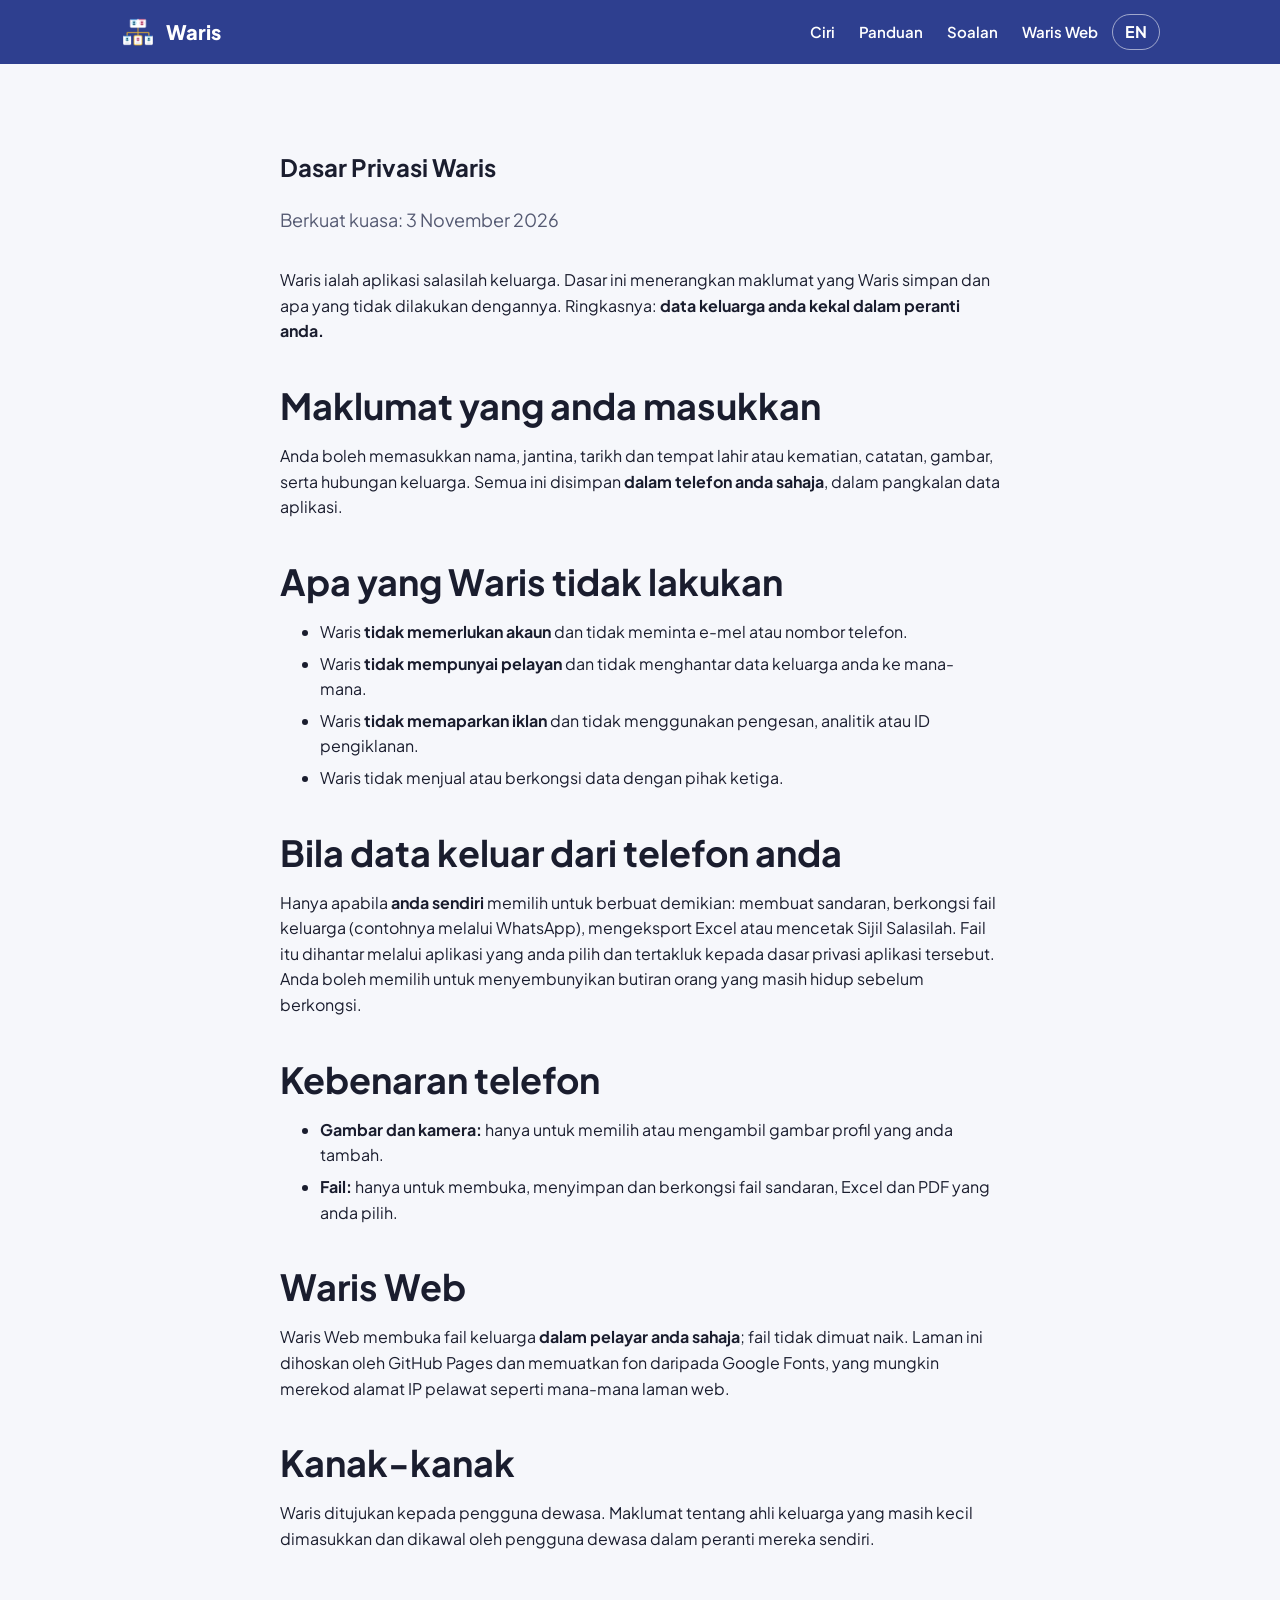
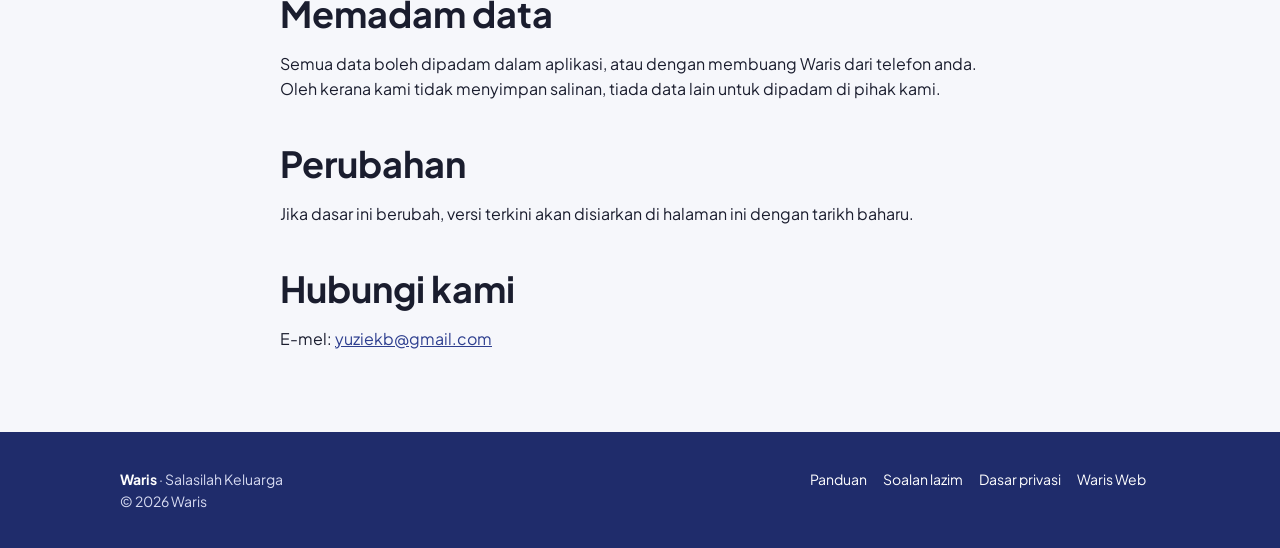
<file: privasi.html>
<!doctype html>
<html lang="ms" class="l-ms">
<head>
<meta charset="utf-8">
<meta name="viewport" content="width=device-width, initial-scale=1">
<title>Dasar Privasi – Waris</title>
<meta name="description" content="Dasar privasi aplikasi Waris: data keluarga kekal dalam peranti anda. Tiada akaun, tiada iklan, tiada pelayan.">
<meta name="theme-color" content="#2E3F8F">
<link rel="icon" href="assets/favicon.png">
<link rel="apple-touch-icon" href="assets/icon-180.png">
<link rel="preconnect" href="https://fonts.googleapis.com">
<link href="https://fonts.googleapis.com/css2?family=Plus+Jakarta+Sans:wght@400;600;700;800&display=swap" rel="stylesheet">
<link rel="stylesheet" href="assets/site.css">
<script src="assets/lang.js"></script>
</head>
<body>
<header class="site">
  <div class="wrap">
    <a class="brand" href="./"><img src="assets/icon-180.png" alt="">Waris</a>
    <nav>
      <a class="hide-sm" href="./#ciri"><span class="ms">Ciri</span><span class="en">Features</span></a>
      <a class="hide-sm" href="panduan.html"><span class="ms">Panduan</span><span class="en">Guide</span></a>
      <a href="soalan-lazim.html"><span class="ms">Soalan</span><span class="en">FAQ</span></a>
      <a href="web/">Waris Web</a>
      <button class="langbtn" type="button" aria-label="Bahasa / Language">EN</button>
    </nav>
  </div>
</header>
<section><div class="wrap prose">

<h1><span class="ms">Dasar Privasi Waris</span><span class="en">Waris Privacy Policy</span></h1>
<p class="sub"><span class="ms">Berkuat kuasa: 3 November 2026</span><span class="en">Effective: 3 November 2026</span></p>

<div class="ms">
<p>Waris ialah aplikasi salasilah keluarga. Dasar ini menerangkan maklumat yang Waris simpan dan apa yang tidak dilakukan dengannya. Ringkasnya: <strong>data keluarga anda kekal dalam peranti anda.</strong></p>
<h2>Maklumat yang anda masukkan</h2>
<p>Anda boleh memasukkan nama, jantina, tarikh dan tempat lahir atau kematian, catatan, gambar, serta hubungan keluarga. Semua ini disimpan <strong>dalam telefon anda sahaja</strong>, dalam pangkalan data aplikasi.</p>
<h2>Apa yang Waris tidak lakukan</h2>
<ul>
<li>Waris <strong>tidak memerlukan akaun</strong> dan tidak meminta e-mel atau nombor telefon.</li>
<li>Waris <strong>tidak mempunyai pelayan</strong> dan tidak menghantar data keluarga anda ke mana-mana.</li>
<li>Waris <strong>tidak memaparkan iklan</strong> dan tidak menggunakan pengesan, analitik atau ID pengiklanan.</li>
<li>Waris tidak menjual atau berkongsi data dengan pihak ketiga.</li>
</ul>
<h2>Bila data keluar dari telefon anda</h2>
<p>Hanya apabila <strong>anda sendiri</strong> memilih untuk berbuat demikian: membuat sandaran, berkongsi fail keluarga (contohnya melalui WhatsApp), mengeksport Excel atau mencetak Sijil Salasilah. Fail itu dihantar melalui aplikasi yang anda pilih dan tertakluk kepada dasar privasi aplikasi tersebut. Anda boleh memilih untuk menyembunyikan butiran orang yang masih hidup sebelum berkongsi.</p>
<h2>Kebenaran telefon</h2>
<ul>
<li><strong>Gambar dan kamera:</strong> hanya untuk memilih atau mengambil gambar profil yang anda tambah.</li>
<li><strong>Fail:</strong> hanya untuk membuka, menyimpan dan berkongsi fail sandaran, Excel dan PDF yang anda pilih.</li>
</ul>
<h2>Waris Web</h2>
<p>Waris Web membuka fail keluarga <strong>dalam pelayar anda sahaja</strong>; fail tidak dimuat naik. Laman ini dihoskan oleh GitHub Pages dan memuatkan fon daripada Google Fonts, yang mungkin merekod alamat IP pelawat seperti mana-mana laman web.</p>
<h2>Kanak-kanak</h2>
<p>Waris ditujukan kepada pengguna dewasa. Maklumat tentang ahli keluarga yang masih kecil dimasukkan dan dikawal oleh pengguna dewasa dalam peranti mereka sendiri.</p>
<h2>Memadam data</h2>
<p>Semua data boleh dipadam dalam aplikasi, atau dengan membuang Waris dari telefon anda. Oleh kerana kami tidak menyimpan salinan, tiada data lain untuk dipadam di pihak kami.</p>
<h2>Perubahan</h2>
<p>Jika dasar ini berubah, versi terkini akan disiarkan di halaman ini dengan tarikh baharu.</p>
<h2>Hubungi kami</h2>
<p>E-mel: <a href="mailto:yuziekb@gmail.com">yuziekb@gmail.com</a></p>
</div>

<div class="en">
<p>Waris is a family tree app. This policy explains what Waris stores and what it does not do with it. In short: <strong>your family's data stays on your device.</strong></p>
<h2>Information you enter</h2>
<p>You can enter names, sex, dates and places of birth or death, notes, photos and family relationships. All of this is stored <strong>on your phone only</strong>, in the app's database.</p>
<h2>What Waris does not do</h2>
<ul>
<li>Waris <strong>needs no account</strong> and does not ask for an email or phone number.</li>
<li>Waris <strong>has no servers</strong> and does not send your family's data anywhere.</li>
<li>Waris <strong>shows no ads</strong> and uses no trackers, analytics or advertising ID.</li>
<li>Waris does not sell or share data with third parties.</li>
</ul>
<h2>When data leaves your phone</h2>
<p>Only when <strong>you</strong> choose: making a backup, sharing the family file (for example on WhatsApp), exporting Excel or printing a certificate. The file goes through the app you pick and is subject to that app's privacy policy. You can hide the details of living people before sharing.</p>
<h2>Phone permissions</h2>
<ul>
<li><strong>Photos and camera:</strong> only to pick or take the profile photos you add.</li>
<li><strong>Files:</strong> only to open, save and share the backup, Excel and PDF files you choose.</li>
</ul>
<h2>Waris Web</h2>
<p>Waris Web opens a family file <strong>in your browser only</strong>; the file is not uploaded. The site is hosted on GitHub Pages and loads a font from Google Fonts, which may log visitors' IP addresses like any website.</p>
<h2>Children</h2>
<p>Waris is meant for adults. Information about young family members is entered and controlled by adult users on their own devices.</p>
<h2>Deleting data</h2>
<p>All data can be deleted in the app, or by uninstalling Waris. We keep no copies, so there is nothing else to delete on our side.</p>
<h2>Changes</h2>
<p>If this policy changes, the latest version will be posted on this page with a new date.</p>
<h2>Contact</h2>
<p>Email: <a href="mailto:yuziekb@gmail.com">yuziekb@gmail.com</a></p>
</div>

</div></section>
<footer class="site">
  <div class="wrap">
    <div><strong style="color:#fff">Waris</strong> · <span class="ms">Salasilah Keluarga</span><span class="en">Family Tree</span><br>© 2026 Waris</div>
    <div>
      <a href="panduan.html"><span class="ms">Panduan</span><span class="en">Guide</span></a>
      <a href="soalan-lazim.html"><span class="ms">Soalan lazim</span><span class="en">FAQ</span></a>
      <a href="privasi.html"><span class="ms">Dasar privasi</span><span class="en">Privacy policy</span></a>
      <a href="web/">Waris Web</a>
    </div>
  </div>
</footer>
</body>
</html>
</file>
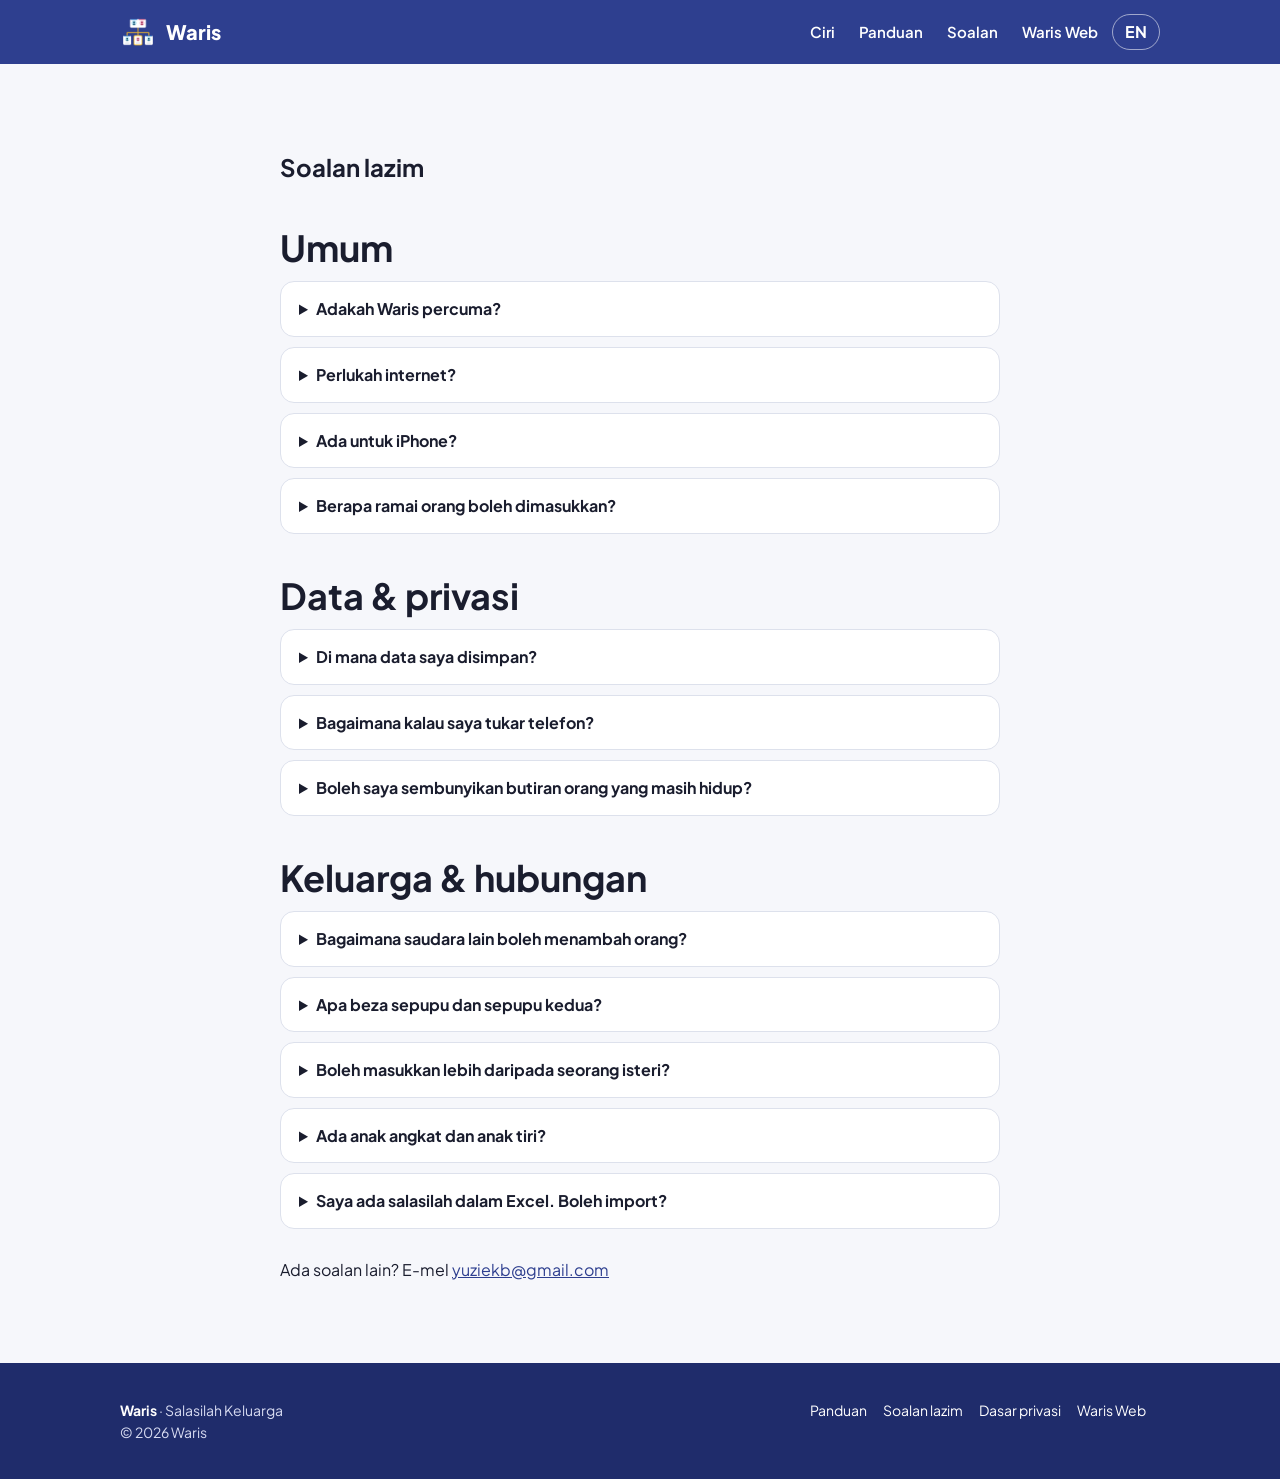
<file: soalan-lazim.html>
<!doctype html>
<html lang="ms" class="l-ms">
<head>
<meta charset="utf-8">
<meta name="viewport" content="width=device-width, initial-scale=1">
<title>Soalan Lazim – Waris</title>
<meta name="description" content="Jawapan kepada soalan lazim tentang Waris: privasi, iPhone, gabung fail keluarga, sepupu dan sepupu kedua.">
<meta name="theme-color" content="#2E3F8F">
<link rel="icon" href="assets/favicon.png">
<link rel="apple-touch-icon" href="assets/icon-180.png">
<link rel="preconnect" href="https://fonts.googleapis.com">
<link href="https://fonts.googleapis.com/css2?family=Plus+Jakarta+Sans:wght@400;600;700;800&display=swap" rel="stylesheet">
<link rel="stylesheet" href="assets/site.css">
<script src="assets/lang.js"></script>
</head>
<body>
<header class="site">
  <div class="wrap">
    <a class="brand" href="./"><img src="assets/icon-180.png" alt="">Waris</a>
    <nav>
      <a class="hide-sm" href="./#ciri"><span class="ms">Ciri</span><span class="en">Features</span></a>
      <a class="hide-sm" href="panduan.html"><span class="ms">Panduan</span><span class="en">Guide</span></a>
      <a href="soalan-lazim.html"><span class="ms">Soalan</span><span class="en">FAQ</span></a>
      <a href="web/">Waris Web</a>
      <button class="langbtn" type="button" aria-label="Bahasa / Language">EN</button>
    </nav>
  </div>
</header>
<section><div class="wrap prose">

<h1><span class="ms">Soalan lazim</span><span class="en">Frequently asked questions</span></h1>
<h2><span class="ms">Umum</span><span class="en">General</span></h2>
<details><summary><span class="ms">Adakah Waris percuma?</span><span class="en">Is Waris free?</span></summary><p><span class="ms">Ya. Waris percuma, tanpa iklan dan tanpa akaun.</span><span class="en">Yes. Waris is free, with no ads and no account.</span></p></details>
<details><summary><span class="ms">Perlukah internet?</span><span class="en">Do I need the internet?</span></summary><p><span class="ms">Tidak. Waris berfungsi sepenuhnya tanpa internet. Internet hanya diperlukan bila anda berkongsi fail melalui WhatsApp, e-mel dan seumpamanya.</span><span class="en">No. Waris works fully offline. You only need the internet to share files through WhatsApp, email and so on.</span></p></details>
<details><summary><span class="ms">Ada untuk iPhone?</span><span class="en">Is there an iPhone version?</span></summary><p><span class="ms">Belum ada app iPhone. Ahli keluarga yang guna iPhone boleh buka fail keluarga melalui <a href="web/">Waris Web</a> di Safari untuk melihat salasilah dan menyemak hubungan.</span><span class="en">Not yet. Family members on iPhone can open the family file in <a href="web/">Waris Web</a> in Safari to see the tree and check relationships.</span></p></details>
<details><summary><span class="ms">Berapa ramai orang boleh dimasukkan?</span><span class="en">How many people can it hold?</span></summary><p><span class="ms">Ribuan. Waris diuji dengan keluarga sehingga 5,000 orang dan masih lancar.</span><span class="en">Thousands. Waris is tested with families of up to 5,000 people and stays smooth.</span></p></details>

<h2><span class="ms">Data &amp; privasi</span><span class="en">Data &amp; privacy</span></h2>
<details><summary><span class="ms">Di mana data saya disimpan?</span><span class="en">Where is my data kept?</span></summary><p><span class="ms">Dalam telefon anda sahaja. Waris tiada pelayan. Baca <a href="privasi.html">Dasar Privasi</a>.</span><span class="en">On your phone only. Waris has no servers. See the <a href="privasi.html">Privacy Policy</a>.</span></p></details>
<details><summary><span class="ms">Bagaimana kalau saya tukar telefon?</span><span class="en">What if I change phones?</span></summary><p><span class="ms">Dalam Tetapan, buat Sandaran (pilih "dengan gambar"). Pindahkan fail itu ke telefon baharu, pasang Waris dan tekan Pulihkan sandaran.</span><span class="en">In Settings, make a Backup (choose "with photos"). Move the file to the new phone, install Waris and tap Restore backup.</span></p></details>
<details><summary><span class="ms">Boleh saya sembunyikan butiran orang yang masih hidup?</span><span class="en">Can I hide living people's details?</span></summary><p><span class="ms">Boleh. Bila berkongsi fail keluarga, pilih untuk menyembunyikan butiran orang yang masih hidup.</span><span class="en">Yes. When sharing the family file, choose to hide living people's details.</span></p></details>

<h2><span class="ms">Keluarga &amp; hubungan</span><span class="en">Family &amp; relationships</span></h2>
<details><summary><span class="ms">Bagaimana saudara lain boleh menambah orang?</span><span class="en">How can other relatives add people?</span></summary><p><span class="ms">Kongsi fail keluarga kepada mereka. Mereka tambah dalam Waris dan hantar fail semula; anda tekan Kongsi → Waris → <strong>Gabung</strong>. Orang yang sama dipadankan, jadi tidak berganda. Pilih seorang penjaga fail utama supaya semua orang sentiasa ada versi terkini.</span><span class="en">Share the family file with them. They add people and send the file back; you tap Share → Waris → <strong>Merge</strong>. The same people are matched, so nothing is duplicated. Choose one keeper of the main file so everyone has the latest version.</span></p></details>
<details><summary><span class="ms">Apa beza sepupu dan sepupu kedua?</span><span class="en">What's the difference between a cousin and a second cousin?</span></summary><p><span class="ms">Sepupu berkongsi datuk atau nenek yang sama. Sepupu kedua berkongsi moyang yang sama: ibu bapa mereka ialah sepupu. Anak kepada sepupu anda pula ialah "anak sepupu" (dalam bahasa Inggeris: first cousin once removed).</span><span class="en">First cousins share grandparents. Second cousins share great-grandparents: their parents are first cousins. Your cousin's child is your first cousin once removed.</span></p></details>
<details><summary><span class="ms">Boleh masukkan lebih daripada seorang isteri?</span><span class="en">Can I add more than one wife?</span></summary><p><span class="ms">Boleh. Setiap isteri diberi nombor dan warna sendiri, dan anak-anaknya diletakkan di bawahnya dalam salasilah dan dalam Sijil Salasilah.</span><span class="en">Yes. Each wife gets her own number and colour, with her own children under her, in the tree and in the certificate.</span></p></details>
<details><summary><span class="ms">Ada anak angkat dan anak tiri?</span><span class="en">What about adopted and step children?</span></summary><p><span class="ms">Ada. Setiap hubungan ibu bapa boleh ditanda kandung, angkat, tiri, pelihara atau susuan, dan Waris membezakannya bila mengira hubungan.</span><span class="en">Yes. Each parent link can be birth, adopted, step, foster or milk, and Waris keeps them apart when working out relationships.</span></p></details>
<details><summary><span class="ms">Saya ada salasilah dalam Excel. Boleh import?</span><span class="en">I have a family tree in Excel. Can I import it?</span></summary><p><span class="ms">Boleh, menggunakan templat Excel Waris (dalam Tetapan). Untuk susunan Excel lain, hubungi kami.</span><span class="en">Yes, using the Waris Excel template (in Settings). For other layouts, contact us.</span></p></details>
<p style="margin-top:28px"><span class="ms">Ada soalan lain? E-mel</span><span class="en">Another question? Email</span> <a href="mailto:yuziekb@gmail.com">yuziekb@gmail.com</a></p>

</div></section>
<footer class="site">
  <div class="wrap">
    <div><strong style="color:#fff">Waris</strong> · <span class="ms">Salasilah Keluarga</span><span class="en">Family Tree</span><br>© 2026 Waris</div>
    <div>
      <a href="panduan.html"><span class="ms">Panduan</span><span class="en">Guide</span></a>
      <a href="soalan-lazim.html"><span class="ms">Soalan lazim</span><span class="en">FAQ</span></a>
      <a href="privasi.html"><span class="ms">Dasar privasi</span><span class="en">Privacy policy</span></a>
      <a href="web/">Waris Web</a>
    </div>
  </div>
</footer>
</body>
</html>
</file>
<file: assets/site.css>
:root {
  --indigo: #2e3f8f;
  --indigo-dark: #1f2c6b;
  --kunyit: #d49a00;
  --bg: #f6f7fb;
  --surface: #ffffff;
  --text: #1a1d2e;
  --muted: #555a72;
  --border: #dde1ec;
  --band: #e9ecf7;
}
@media (prefers-color-scheme: dark) {
  :root:not([data-theme="light"]) {
    --bg: #12152a;
    --surface: #1c2038;
    --text: #eceef7;
    --muted: #a8adc6;
    --border: #2f3456;
    --band: #181c33;
  }
}
* { box-sizing: border-box; }
html { scroll-behavior: smooth; }
body { margin: 0; background: var(--bg); color: var(--text); font-family: "Plus Jakarta Sans", system-ui, -apple-system, "Segoe UI", sans-serif; line-height: 1.6; }
img { max-width: 100%; display: block; }
a { color: var(--indigo); }
@media (prefers-color-scheme: dark) { a { color: #9aa8f0; } }

/* one language at a time */
html.l-ms .en, html.l-en .ms { display: none !important; }

.wrap { max-width: 1080px; margin: 0 auto; padding: 0 20px; }
header.site { background: var(--indigo); color: #fff; }
header.site .wrap { display: flex; align-items: center; gap: 12px; min-height: 64px; flex-wrap: wrap; }
header.site .brand { display: flex; align-items: center; gap: 10px; color: #fff; text-decoration: none; font-weight: 800; font-size: 20px; }
header.site .brand img { width: 36px; height: 36px; border-radius: 9px; }
header.site nav { margin-left: auto; display: flex; gap: 4px; flex-wrap: wrap; align-items: center; }
header.site nav a { color: #fff; text-decoration: none; padding: 8px 10px; border-radius: 8px; font-weight: 600; font-size: 15px; }
header.site nav a:hover { background: rgba(255, 255, 255, 0.12); }
.langbtn { min-height: 36px; padding: 0 12px; border-radius: 18px; border: 1px solid rgba(255, 255, 255, 0.55); background: transparent; color: #fff; font: inherit; font-weight: 700; cursor: pointer; }

.hero { background: var(--indigo); color: #fff; padding: 40px 0 64px; }
.hero .wrap { display: grid; grid-template-columns: 1.1fr 0.9fr; gap: 40px; align-items: center; }
.hero h1 { font-size: clamp(32px, 5vw, 52px); line-height: 1.12; margin: 0 0 16px; letter-spacing: -0.01em; }
.hero p.lead { font-size: 19px; opacity: 0.92; margin: 0 0 24px; max-width: 34em; }
.hero .phone { justify-self: center; width: min(320px, 80vw); border-radius: 36px; border: 10px solid #11163a; background: #11163a; box-shadow: 0 30px 60px rgba(0, 0, 0, 0.35); overflow: hidden; }
.cta { display: flex; gap: 12px; flex-wrap: wrap; }
.btn { display: inline-flex; align-items: center; gap: 10px; min-height: 52px; padding: 0 22px; border-radius: 14px; font-weight: 700; font-size: 16px; text-decoration: none; border: 0; cursor: pointer; }
.btn.play { background: #fff; color: var(--indigo); }
.btn.ghost { background: transparent; color: #fff; border: 1.5px solid rgba(255, 255, 255, 0.6); }
.btn small { display: block; font-size: 11px; font-weight: 600; opacity: 0.75; line-height: 1.1; }
.btn .two { display: flex; flex-direction: column; line-height: 1.2; text-align: left; }
.trust { display: flex; gap: 18px; flex-wrap: wrap; margin-top: 22px; font-size: 14px; opacity: 0.9; }
.trust > span::before { content: "✓ "; color: #f2c14e; font-weight: 800; }

section { padding: 64px 0; }
section.band { background: var(--band); }
h2 { font-size: clamp(26px, 3.4vw, 36px); line-height: 1.2; margin: 0 0 12px; }
.sub { color: var(--muted); font-size: 18px; margin: 0 0 32px; max-width: 40em; }
.grid3 { display: grid; grid-template-columns: repeat(3, minmax(0, 1fr)); gap: 18px; }
.card { background: var(--surface); border: 1px solid var(--border); border-radius: 18px; padding: 22px; }
.card h3 { margin: 10px 0 6px; font-size: 18px; }
.card p { margin: 0; color: var(--muted); }
.icon { width: 44px; height: 44px; border-radius: 12px; background: var(--band); display: flex; align-items: center; justify-content: center; color: var(--indigo); }
@media (prefers-color-scheme: dark) { .icon { color: #9aa8f0; } }
.split { display: grid; grid-template-columns: 1fr 1fr; gap: 40px; align-items: center; }
.split img.shot { border-radius: 18px; border: 1px solid var(--border); box-shadow: 0 16px 40px rgba(20, 30, 80, 0.15); }
.split img.phoneshot { width: min(300px, 80%); margin: 0 auto; border-radius: 28px; border: 8px solid #11163a; }
.ticks { list-style: none; padding: 0; margin: 16px 0 0; }
.ticks li { padding-left: 28px; position: relative; margin: 8px 0; }
.ticks li::before { content: ""; position: absolute; left: 0; top: 7px; width: 16px; height: 16px; border-radius: 8px; background: var(--kunyit); }

.prose { max-width: 760px; }
.prose h2 { margin-top: 40px; }
.prose h3 { margin-top: 28px; }
.prose li { margin: 6px 0; }
details { background: var(--surface); border: 1px solid var(--border); border-radius: 14px; padding: 14px 18px; margin: 10px 0; }
details summary { font-weight: 700; cursor: pointer; }
details p { color: var(--muted); margin: 10px 0 0; }

footer.site { background: var(--indigo-dark); color: #d8dcf2; padding: 36px 0; font-size: 14px; }
footer.site .wrap { display: flex; gap: 24px; flex-wrap: wrap; justify-content: space-between; }
footer.site a { color: #fff; text-decoration: none; margin-right: 14px; }

@media (max-width: 820px) {
  .hero .wrap, .split { grid-template-columns: 1fr; }
  .grid3 { grid-template-columns: 1fr; }
  .split .media { order: -1; }
  header.site nav a.hide-sm { display: none; }
}
</file>
